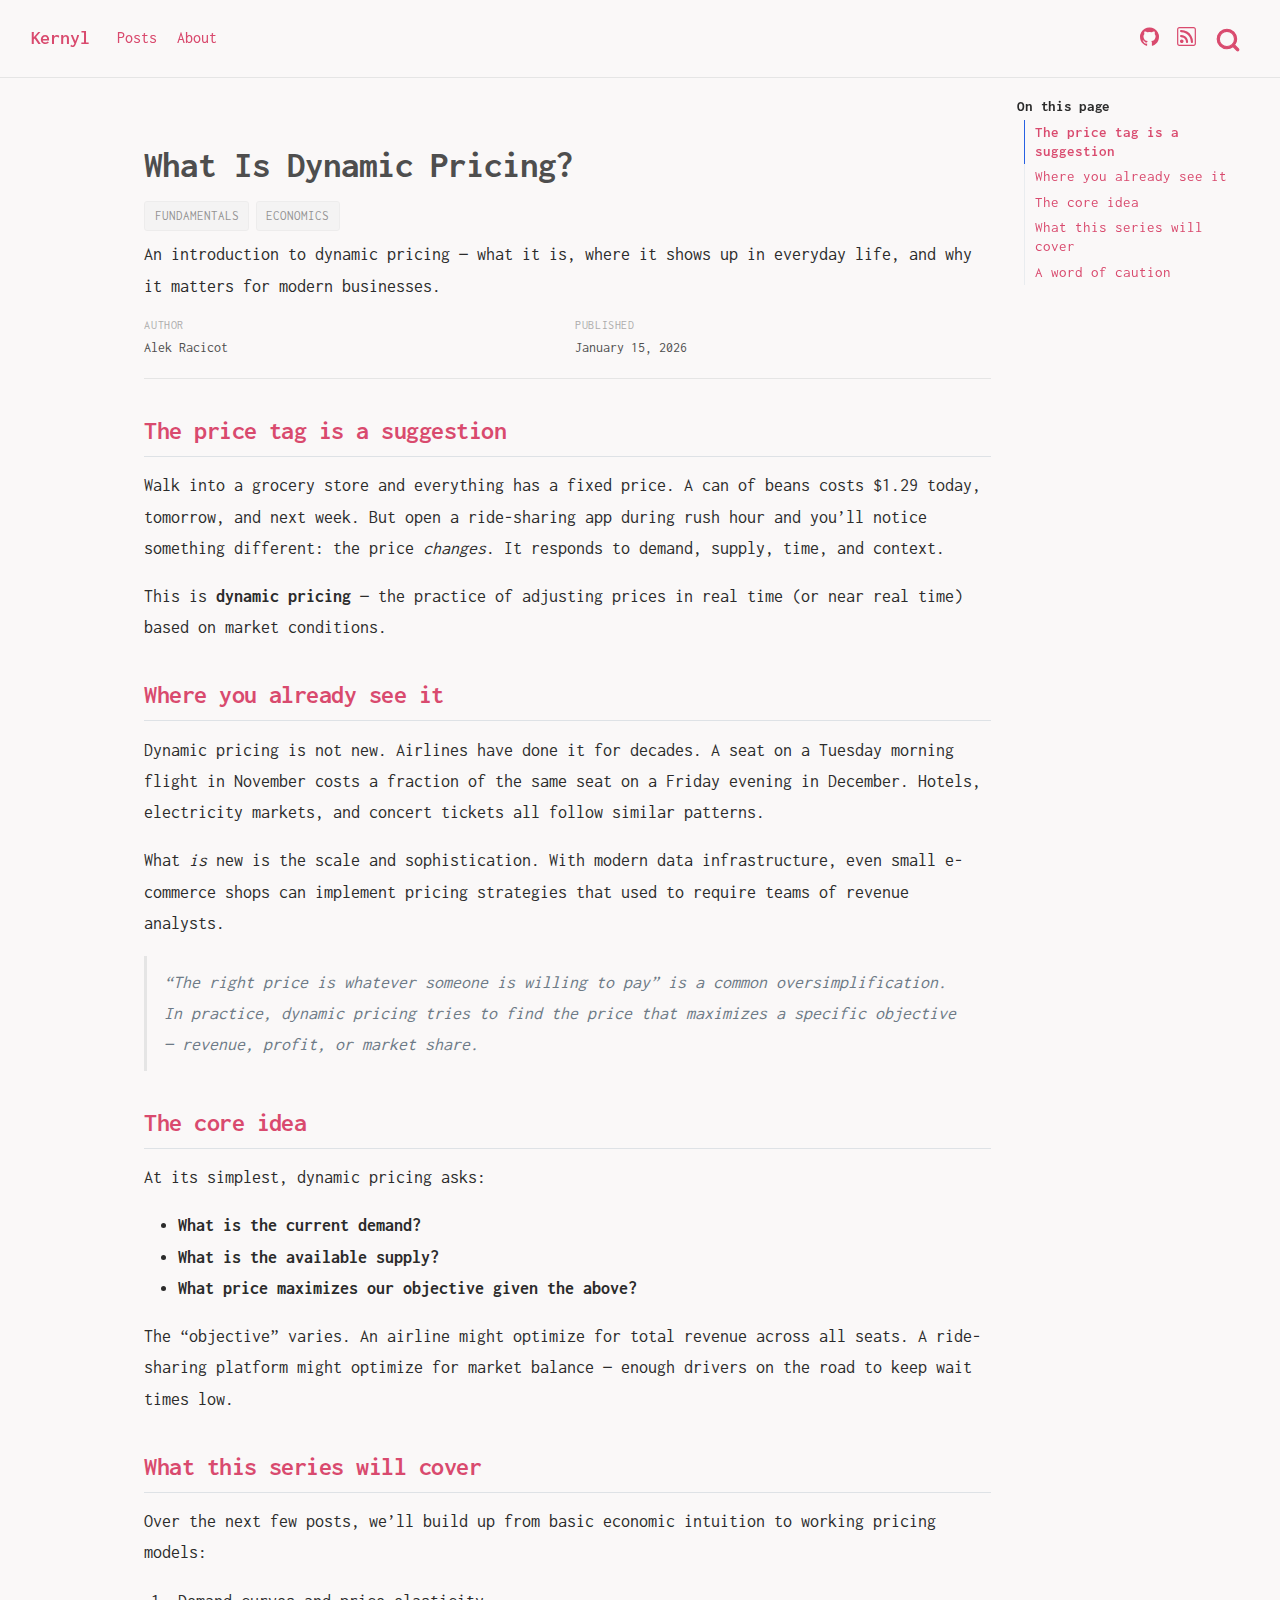
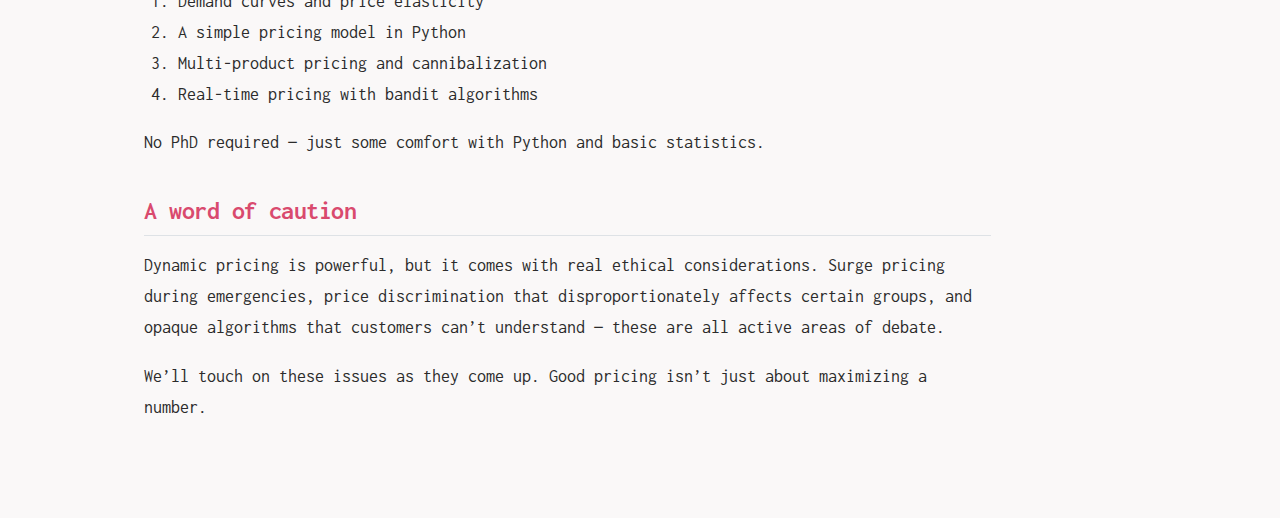
<file: posts/what-is-dynamic-pricing/index.html>
<!DOCTYPE html>
<html xmlns="http://www.w3.org/1999/xhtml" lang="en" xml:lang="en"><head>

<meta charset="utf-8">
<meta name="generator" content="quarto-1.8.27">

<meta name="viewport" content="width=device-width, initial-scale=1.0, user-scalable=yes">

<meta name="author" content="Alek Racicot">
<meta name="dcterms.date" content="2026-01-15">
<meta name="description" content="An introduction to dynamic pricing — what it is, where it shows up in everyday life, and why it matters for modern businesses.">

<title>What Is Dynamic Pricing? – Kernyl</title>
<style>
code{white-space: pre-wrap;}
span.smallcaps{font-variant: small-caps;}
div.columns{display: flex; gap: min(4vw, 1.5em);}
div.column{flex: auto; overflow-x: auto;}
div.hanging-indent{margin-left: 1.5em; text-indent: -1.5em;}
ul.task-list{list-style: none;}
ul.task-list li input[type="checkbox"] {
  width: 0.8em;
  margin: 0 0.8em 0.2em -1em; /* quarto-specific, see https://github.com/quarto-dev/quarto-cli/issues/4556 */ 
  vertical-align: middle;
}
</style>


<script src="../../site_libs/quarto-nav/quarto-nav.js"></script>
<script src="../../site_libs/quarto-nav/headroom.min.js"></script>
<script src="../../site_libs/clipboard/clipboard.min.js"></script>
<script src="../../site_libs/quarto-search/autocomplete.umd.js"></script>
<script src="../../site_libs/quarto-search/fuse.min.js"></script>
<script src="../../site_libs/quarto-search/quarto-search.js"></script>
<meta name="quarto:offset" content="../../">
<link href="../../favicon.svg" rel="icon" type="image/svg+xml">
<script src="../../site_libs/quarto-html/quarto.js" type="module"></script>
<script src="../../site_libs/quarto-html/tabsets/tabsets.js" type="module"></script>
<script src="../../site_libs/quarto-html/axe/axe-check.js" type="module"></script>
<script src="../../site_libs/quarto-html/popper.min.js"></script>
<script src="../../site_libs/quarto-html/tippy.umd.min.js"></script>
<script src="../../site_libs/quarto-html/anchor.min.js"></script>
<link href="../../site_libs/quarto-html/tippy.css" rel="stylesheet">
<link href="../../site_libs/quarto-html/quarto-syntax-highlighting-8b4baf804e461d9b72633f0de59a0cac.css" rel="stylesheet" id="quarto-text-highlighting-styles">
<script src="../../site_libs/bootstrap/bootstrap.min.js"></script>
<link href="../../site_libs/bootstrap/bootstrap-icons.css" rel="stylesheet">
<link href="../../site_libs/bootstrap/bootstrap-9ebf109a3be8bdd5f6ff8120de8d6dad.min.css" rel="stylesheet" append-hash="true" id="quarto-bootstrap" data-mode="light">
<script id="quarto-search-options" type="application/json">{
  "location": "navbar",
  "copy-button": false,
  "collapse-after": 3,
  "panel-placement": "end",
  "type": "overlay",
  "limit": 50,
  "keyboard-shortcut": [
    "f",
    "/",
    "s"
  ],
  "show-item-context": false,
  "language": {
    "search-no-results-text": "No results",
    "search-matching-documents-text": "matching documents",
    "search-copy-link-title": "Copy link to search",
    "search-hide-matches-text": "Hide additional matches",
    "search-more-match-text": "more match in this document",
    "search-more-matches-text": "more matches in this document",
    "search-clear-button-title": "Clear",
    "search-text-placeholder": "",
    "search-detached-cancel-button-title": "Cancel",
    "search-submit-button-title": "Submit",
    "search-label": "Search"
  }
}</script>


<link rel="stylesheet" href="../../styles.css">
</head>

<body class="nav-fixed quarto-light">

<div id="quarto-search-results"></div>
  <header id="quarto-header" class="headroom fixed-top">
    <nav class="navbar navbar-expand-lg " data-bs-theme="dark">
      <div class="navbar-container container-fluid">
      <div class="navbar-brand-container mx-auto">
    <a class="navbar-brand" href="../../index.html">
    <span class="navbar-title">Kernyl</span>
    </a>
  </div>
            <div id="quarto-search" class="" title="Search"></div>
          <button class="navbar-toggler" type="button" data-bs-toggle="collapse" data-bs-target="#navbarCollapse" aria-controls="navbarCollapse" role="menu" aria-expanded="false" aria-label="Toggle navigation" onclick="if (window.quartoToggleHeadroom) { window.quartoToggleHeadroom(); }">
  <span class="navbar-toggler-icon"></span>
</button>
          <div class="collapse navbar-collapse" id="navbarCollapse">
            <ul class="navbar-nav navbar-nav-scroll me-auto">
  <li class="nav-item">
    <a class="nav-link" href="../../index.html"> 
<span class="menu-text">Posts</span></a>
  </li>  
  <li class="nav-item">
    <a class="nav-link" href="../../about.html"> 
<span class="menu-text">About</span></a>
  </li>  
</ul>
            <ul class="navbar-nav navbar-nav-scroll ms-auto">
  <li class="nav-item compact">
    <a class="nav-link" href="https://github.com/"> <i class="bi bi-github" role="img">
</i> 
<span class="menu-text"></span></a>
  </li>  
  <li class="nav-item compact">
    <a class="nav-link" href="../../index.xml"> <i class="bi bi-rss" role="img">
</i> 
<span class="menu-text"></span></a>
  </li>  
</ul>
          </div> <!-- /navcollapse -->
            <div class="quarto-navbar-tools">
</div>
      </div> <!-- /container-fluid -->
    </nav>
</header>
<!-- content -->
<div id="quarto-content" class="quarto-container page-columns page-rows-contents page-layout-article page-navbar">
<!-- sidebar -->
<!-- margin-sidebar -->
    <div id="quarto-margin-sidebar" class="sidebar margin-sidebar">
        <nav id="TOC" role="doc-toc" class="toc-active">
    <h2 id="toc-title">On this page</h2>
   
  <ul>
  <li><a href="#the-price-tag-is-a-suggestion" id="toc-the-price-tag-is-a-suggestion" class="nav-link active" data-scroll-target="#the-price-tag-is-a-suggestion">The price tag is a suggestion</a></li>
  <li><a href="#where-you-already-see-it" id="toc-where-you-already-see-it" class="nav-link" data-scroll-target="#where-you-already-see-it">Where you already see it</a></li>
  <li><a href="#the-core-idea" id="toc-the-core-idea" class="nav-link" data-scroll-target="#the-core-idea">The core idea</a></li>
  <li><a href="#what-this-series-will-cover" id="toc-what-this-series-will-cover" class="nav-link" data-scroll-target="#what-this-series-will-cover">What this series will cover</a></li>
  <li><a href="#a-word-of-caution" id="toc-a-word-of-caution" class="nav-link" data-scroll-target="#a-word-of-caution">A word of caution</a></li>
  </ul>
</nav>
    </div>
<!-- main -->
<main class="content" id="quarto-document-content">

<header id="title-block-header" class="quarto-title-block default">
<div class="quarto-title">
<h1 class="title">What Is Dynamic Pricing?</h1>
  <div class="quarto-categories">
    <div class="quarto-category">fundamentals</div>
    <div class="quarto-category">economics</div>
  </div>
  </div>

<div>
  <div class="description">
    An introduction to dynamic pricing — what it is, where it shows up in everyday life, and why it matters for modern businesses.
  </div>
</div>


<div class="quarto-title-meta">

    <div>
    <div class="quarto-title-meta-heading">Author</div>
    <div class="quarto-title-meta-contents">
             <p>Alek Racicot </p>
          </div>
  </div>
    
    <div>
    <div class="quarto-title-meta-heading">Published</div>
    <div class="quarto-title-meta-contents">
      <p class="date">January 15, 2026</p>
    </div>
  </div>
  
    
  </div>
  


</header>


<section id="the-price-tag-is-a-suggestion" class="level2">
<h2 class="anchored" data-anchor-id="the-price-tag-is-a-suggestion">The price tag is a suggestion</h2>
<p>Walk into a grocery store and everything has a fixed price. A can of beans costs $1.29 today, tomorrow, and next week. But open a ride-sharing app during rush hour and you’ll notice something different: the price <em>changes</em>. It responds to demand, supply, time, and context.</p>
<p>This is <strong>dynamic pricing</strong> — the practice of adjusting prices in real time (or near real time) based on market conditions.</p>
</section>
<section id="where-you-already-see-it" class="level2">
<h2 class="anchored" data-anchor-id="where-you-already-see-it">Where you already see it</h2>
<p>Dynamic pricing is not new. Airlines have done it for decades. A seat on a Tuesday morning flight in November costs a fraction of the same seat on a Friday evening in December. Hotels, electricity markets, and concert tickets all follow similar patterns.</p>
<p>What <em>is</em> new is the scale and sophistication. With modern data infrastructure, even small e-commerce shops can implement pricing strategies that used to require teams of revenue analysts.</p>
<blockquote class="blockquote">
<p>“The right price is whatever someone is willing to pay” is a common oversimplification. In practice, dynamic pricing tries to find the price that maximizes a specific objective — revenue, profit, or market share.</p>
</blockquote>
</section>
<section id="the-core-idea" class="level2">
<h2 class="anchored" data-anchor-id="the-core-idea">The core idea</h2>
<p>At its simplest, dynamic pricing asks:</p>
<ul>
<li><strong>What is the current demand?</strong></li>
<li><strong>What is the available supply?</strong></li>
<li><strong>What price maximizes our objective given the above?</strong></li>
</ul>
<p>The “objective” varies. An airline might optimize for total revenue across all seats. A ride-sharing platform might optimize for market balance — enough drivers on the road to keep wait times low.</p>
</section>
<section id="what-this-series-will-cover" class="level2">
<h2 class="anchored" data-anchor-id="what-this-series-will-cover">What this series will cover</h2>
<p>Over the next few posts, we’ll build up from basic economic intuition to working pricing models:</p>
<ol type="1">
<li>Demand curves and price elasticity</li>
<li>A simple pricing model in Python</li>
<li>Multi-product pricing and cannibalization</li>
<li>Real-time pricing with bandit algorithms</li>
</ol>
<p>No PhD required — just some comfort with Python and basic statistics.</p>
</section>
<section id="a-word-of-caution" class="level2">
<h2 class="anchored" data-anchor-id="a-word-of-caution">A word of caution</h2>
<p>Dynamic pricing is powerful, but it comes with real ethical considerations. Surge pricing during emergencies, price discrimination that disproportionately affects certain groups, and opaque algorithms that customers can’t understand — these are all active areas of debate.</p>
<p>We’ll touch on these issues as they come up. Good pricing isn’t just about maximizing a number.</p>


</section>

</main> <!-- /main -->
<script id="quarto-html-after-body" type="application/javascript">
  window.document.addEventListener("DOMContentLoaded", function (event) {
    const icon = "";
    const anchorJS = new window.AnchorJS();
    anchorJS.options = {
      placement: 'right',
      icon: icon
    };
    anchorJS.add('.anchored');
    const isCodeAnnotation = (el) => {
      for (const clz of el.classList) {
        if (clz.startsWith('code-annotation-')) {                     
          return true;
        }
      }
      return false;
    }
    const onCopySuccess = function(e) {
      // button target
      const button = e.trigger;
      // don't keep focus
      button.blur();
      // flash "checked"
      button.classList.add('code-copy-button-checked');
      var currentTitle = button.getAttribute("title");
      button.setAttribute("title", "Copied!");
      let tooltip;
      if (window.bootstrap) {
        button.setAttribute("data-bs-toggle", "tooltip");
        button.setAttribute("data-bs-placement", "left");
        button.setAttribute("data-bs-title", "Copied!");
        tooltip = new bootstrap.Tooltip(button, 
          { trigger: "manual", 
            customClass: "code-copy-button-tooltip",
            offset: [0, -8]});
        tooltip.show();    
      }
      setTimeout(function() {
        if (tooltip) {
          tooltip.hide();
          button.removeAttribute("data-bs-title");
          button.removeAttribute("data-bs-toggle");
          button.removeAttribute("data-bs-placement");
        }
        button.setAttribute("title", currentTitle);
        button.classList.remove('code-copy-button-checked');
      }, 1000);
      // clear code selection
      e.clearSelection();
    }
    const getTextToCopy = function(trigger) {
      const outerScaffold = trigger.parentElement.cloneNode(true);
      const codeEl = outerScaffold.querySelector('code');
      for (const childEl of codeEl.children) {
        if (isCodeAnnotation(childEl)) {
          childEl.remove();
        }
      }
      return codeEl.innerText;
    }
    const clipboard = new window.ClipboardJS('.code-copy-button:not([data-in-quarto-modal])', {
      text: getTextToCopy
    });
    clipboard.on('success', onCopySuccess);
    if (window.document.getElementById('quarto-embedded-source-code-modal')) {
      const clipboardModal = new window.ClipboardJS('.code-copy-button[data-in-quarto-modal]', {
        text: getTextToCopy,
        container: window.document.getElementById('quarto-embedded-source-code-modal')
      });
      clipboardModal.on('success', onCopySuccess);
    }
      var localhostRegex = new RegExp(/^(?:http|https):\/\/localhost\:?[0-9]*\//);
      var mailtoRegex = new RegExp(/^mailto:/);
        var filterRegex = new RegExp("https:\/\/www\.kernyl\.io");
      var isInternal = (href) => {
          return filterRegex.test(href) || localhostRegex.test(href) || mailtoRegex.test(href);
      }
      // Inspect non-navigation links and adorn them if external
     var links = window.document.querySelectorAll('a[href]:not(.nav-link):not(.navbar-brand):not(.toc-action):not(.sidebar-link):not(.sidebar-item-toggle):not(.pagination-link):not(.no-external):not([aria-hidden]):not(.dropdown-item):not(.quarto-navigation-tool):not(.about-link)');
      for (var i=0; i<links.length; i++) {
        const link = links[i];
        if (!isInternal(link.href)) {
          // undo the damage that might have been done by quarto-nav.js in the case of
          // links that we want to consider external
          if (link.dataset.originalHref !== undefined) {
            link.href = link.dataset.originalHref;
          }
        }
      }
    function tippyHover(el, contentFn, onTriggerFn, onUntriggerFn) {
      const config = {
        allowHTML: true,
        maxWidth: 500,
        delay: 100,
        arrow: false,
        appendTo: function(el) {
            return el.parentElement;
        },
        interactive: true,
        interactiveBorder: 10,
        theme: 'quarto',
        placement: 'bottom-start',
      };
      if (contentFn) {
        config.content = contentFn;
      }
      if (onTriggerFn) {
        config.onTrigger = onTriggerFn;
      }
      if (onUntriggerFn) {
        config.onUntrigger = onUntriggerFn;
      }
      window.tippy(el, config); 
    }
    const noterefs = window.document.querySelectorAll('a[role="doc-noteref"]');
    for (var i=0; i<noterefs.length; i++) {
      const ref = noterefs[i];
      tippyHover(ref, function() {
        // use id or data attribute instead here
        let href = ref.getAttribute('data-footnote-href') || ref.getAttribute('href');
        try { href = new URL(href).hash; } catch {}
        const id = href.replace(/^#\/?/, "");
        const note = window.document.getElementById(id);
        if (note) {
          return note.innerHTML;
        } else {
          return "";
        }
      });
    }
    const xrefs = window.document.querySelectorAll('a.quarto-xref');
    const processXRef = (id, note) => {
      // Strip column container classes
      const stripColumnClz = (el) => {
        el.classList.remove("page-full", "page-columns");
        if (el.children) {
          for (const child of el.children) {
            stripColumnClz(child);
          }
        }
      }
      stripColumnClz(note)
      if (id === null || id.startsWith('sec-')) {
        // Special case sections, only their first couple elements
        const container = document.createElement("div");
        if (note.children && note.children.length > 2) {
          container.appendChild(note.children[0].cloneNode(true));
          for (let i = 1; i < note.children.length; i++) {
            const child = note.children[i];
            if (child.tagName === "P" && child.innerText === "") {
              continue;
            } else {
              container.appendChild(child.cloneNode(true));
              break;
            }
          }
          if (window.Quarto?.typesetMath) {
            window.Quarto.typesetMath(container);
          }
          return container.innerHTML
        } else {
          if (window.Quarto?.typesetMath) {
            window.Quarto.typesetMath(note);
          }
          return note.innerHTML;
        }
      } else {
        // Remove any anchor links if they are present
        const anchorLink = note.querySelector('a.anchorjs-link');
        if (anchorLink) {
          anchorLink.remove();
        }
        if (window.Quarto?.typesetMath) {
          window.Quarto.typesetMath(note);
        }
        if (note.classList.contains("callout")) {
          return note.outerHTML;
        } else {
          return note.innerHTML;
        }
      }
    }
    for (var i=0; i<xrefs.length; i++) {
      const xref = xrefs[i];
      tippyHover(xref, undefined, function(instance) {
        instance.disable();
        let url = xref.getAttribute('href');
        let hash = undefined; 
        if (url.startsWith('#')) {
          hash = url;
        } else {
          try { hash = new URL(url).hash; } catch {}
        }
        if (hash) {
          const id = hash.replace(/^#\/?/, "");
          const note = window.document.getElementById(id);
          if (note !== null) {
            try {
              const html = processXRef(id, note.cloneNode(true));
              instance.setContent(html);
            } finally {
              instance.enable();
              instance.show();
            }
          } else {
            // See if we can fetch this
            fetch(url.split('#')[0])
            .then(res => res.text())
            .then(html => {
              const parser = new DOMParser();
              const htmlDoc = parser.parseFromString(html, "text/html");
              const note = htmlDoc.getElementById(id);
              if (note !== null) {
                const html = processXRef(id, note);
                instance.setContent(html);
              } 
            }).finally(() => {
              instance.enable();
              instance.show();
            });
          }
        } else {
          // See if we can fetch a full url (with no hash to target)
          // This is a special case and we should probably do some content thinning / targeting
          fetch(url)
          .then(res => res.text())
          .then(html => {
            const parser = new DOMParser();
            const htmlDoc = parser.parseFromString(html, "text/html");
            const note = htmlDoc.querySelector('main.content');
            if (note !== null) {
              // This should only happen for chapter cross references
              // (since there is no id in the URL)
              // remove the first header
              if (note.children.length > 0 && note.children[0].tagName === "HEADER") {
                note.children[0].remove();
              }
              const html = processXRef(null, note);
              instance.setContent(html);
            } 
          }).finally(() => {
            instance.enable();
            instance.show();
          });
        }
      }, function(instance) {
      });
    }
        let selectedAnnoteEl;
        const selectorForAnnotation = ( cell, annotation) => {
          let cellAttr = 'data-code-cell="' + cell + '"';
          let lineAttr = 'data-code-annotation="' +  annotation + '"';
          const selector = 'span[' + cellAttr + '][' + lineAttr + ']';
          return selector;
        }
        const selectCodeLines = (annoteEl) => {
          const doc = window.document;
          const targetCell = annoteEl.getAttribute("data-target-cell");
          const targetAnnotation = annoteEl.getAttribute("data-target-annotation");
          const annoteSpan = window.document.querySelector(selectorForAnnotation(targetCell, targetAnnotation));
          const lines = annoteSpan.getAttribute("data-code-lines").split(",");
          const lineIds = lines.map((line) => {
            return targetCell + "-" + line;
          })
          let top = null;
          let height = null;
          let parent = null;
          if (lineIds.length > 0) {
              //compute the position of the single el (top and bottom and make a div)
              const el = window.document.getElementById(lineIds[0]);
              top = el.offsetTop;
              height = el.offsetHeight;
              parent = el.parentElement.parentElement;
            if (lineIds.length > 1) {
              const lastEl = window.document.getElementById(lineIds[lineIds.length - 1]);
              const bottom = lastEl.offsetTop + lastEl.offsetHeight;
              height = bottom - top;
            }
            if (top !== null && height !== null && parent !== null) {
              // cook up a div (if necessary) and position it 
              let div = window.document.getElementById("code-annotation-line-highlight");
              if (div === null) {
                div = window.document.createElement("div");
                div.setAttribute("id", "code-annotation-line-highlight");
                div.style.position = 'absolute';
                parent.appendChild(div);
              }
              div.style.top = top - 2 + "px";
              div.style.height = height + 4 + "px";
              div.style.left = 0;
              let gutterDiv = window.document.getElementById("code-annotation-line-highlight-gutter");
              if (gutterDiv === null) {
                gutterDiv = window.document.createElement("div");
                gutterDiv.setAttribute("id", "code-annotation-line-highlight-gutter");
                gutterDiv.style.position = 'absolute';
                const codeCell = window.document.getElementById(targetCell);
                const gutter = codeCell.querySelector('.code-annotation-gutter');
                gutter.appendChild(gutterDiv);
              }
              gutterDiv.style.top = top - 2 + "px";
              gutterDiv.style.height = height + 4 + "px";
            }
            selectedAnnoteEl = annoteEl;
          }
        };
        const unselectCodeLines = () => {
          const elementsIds = ["code-annotation-line-highlight", "code-annotation-line-highlight-gutter"];
          elementsIds.forEach((elId) => {
            const div = window.document.getElementById(elId);
            if (div) {
              div.remove();
            }
          });
          selectedAnnoteEl = undefined;
        };
          // Handle positioning of the toggle
      window.addEventListener(
        "resize",
        throttle(() => {
          elRect = undefined;
          if (selectedAnnoteEl) {
            selectCodeLines(selectedAnnoteEl);
          }
        }, 10)
      );
      function throttle(fn, ms) {
      let throttle = false;
      let timer;
        return (...args) => {
          if(!throttle) { // first call gets through
              fn.apply(this, args);
              throttle = true;
          } else { // all the others get throttled
              if(timer) clearTimeout(timer); // cancel #2
              timer = setTimeout(() => {
                fn.apply(this, args);
                timer = throttle = false;
              }, ms);
          }
        };
      }
        // Attach click handler to the DT
        const annoteDls = window.document.querySelectorAll('dt[data-target-cell]');
        for (const annoteDlNode of annoteDls) {
          annoteDlNode.addEventListener('click', (event) => {
            const clickedEl = event.target;
            if (clickedEl !== selectedAnnoteEl) {
              unselectCodeLines();
              const activeEl = window.document.querySelector('dt[data-target-cell].code-annotation-active');
              if (activeEl) {
                activeEl.classList.remove('code-annotation-active');
              }
              selectCodeLines(clickedEl);
              clickedEl.classList.add('code-annotation-active');
            } else {
              // Unselect the line
              unselectCodeLines();
              clickedEl.classList.remove('code-annotation-active');
            }
          });
        }
    const findCites = (el) => {
      const parentEl = el.parentElement;
      if (parentEl) {
        const cites = parentEl.dataset.cites;
        if (cites) {
          return {
            el,
            cites: cites.split(' ')
          };
        } else {
          return findCites(el.parentElement)
        }
      } else {
        return undefined;
      }
    };
    var bibliorefs = window.document.querySelectorAll('a[role="doc-biblioref"]');
    for (var i=0; i<bibliorefs.length; i++) {
      const ref = bibliorefs[i];
      const citeInfo = findCites(ref);
      if (citeInfo) {
        tippyHover(citeInfo.el, function() {
          var popup = window.document.createElement('div');
          citeInfo.cites.forEach(function(cite) {
            var citeDiv = window.document.createElement('div');
            citeDiv.classList.add('hanging-indent');
            citeDiv.classList.add('csl-entry');
            var biblioDiv = window.document.getElementById('ref-' + cite);
            if (biblioDiv) {
              citeDiv.innerHTML = biblioDiv.innerHTML;
            }
            popup.appendChild(citeDiv);
          });
          return popup.innerHTML;
        });
      }
    }
  });
  </script>
</div> <!-- /content -->




</body></html>
</file>
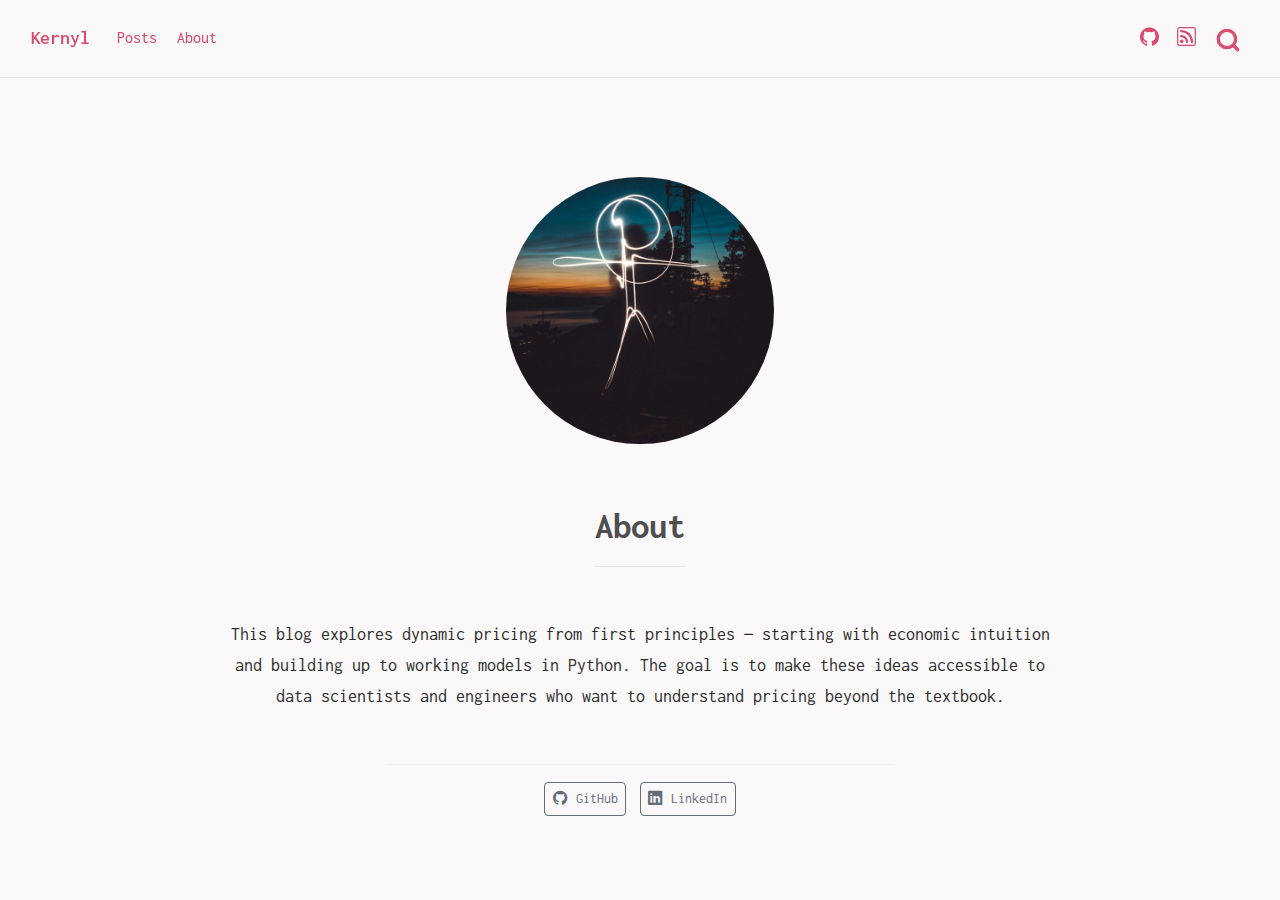
<file: about.html>
<!DOCTYPE html>
<html xmlns="http://www.w3.org/1999/xhtml" lang="en" xml:lang="en"><head>

<meta charset="utf-8">
<meta name="generator" content="quarto-1.8.27">

<meta name="viewport" content="width=device-width, initial-scale=1.0, user-scalable=yes">


<title>About – Kernyl</title>
<style>
code{white-space: pre-wrap;}
span.smallcaps{font-variant: small-caps;}
div.columns{display: flex; gap: min(4vw, 1.5em);}
div.column{flex: auto; overflow-x: auto;}
div.hanging-indent{margin-left: 1.5em; text-indent: -1.5em;}
ul.task-list{list-style: none;}
ul.task-list li input[type="checkbox"] {
  width: 0.8em;
  margin: 0 0.8em 0.2em -1em; /* quarto-specific, see https://github.com/quarto-dev/quarto-cli/issues/4556 */ 
  vertical-align: middle;
}
</style>


<script src="site_libs/quarto-nav/quarto-nav.js"></script>
<script src="site_libs/quarto-nav/headroom.min.js"></script>
<script src="site_libs/clipboard/clipboard.min.js"></script>
<script src="site_libs/quarto-search/autocomplete.umd.js"></script>
<script src="site_libs/quarto-search/fuse.min.js"></script>
<script src="site_libs/quarto-search/quarto-search.js"></script>
<meta name="quarto:offset" content="./">
<link href="./favicon.svg" rel="icon" type="image/svg+xml">
<script src="site_libs/quarto-html/quarto.js" type="module"></script>
<script src="site_libs/quarto-html/tabsets/tabsets.js" type="module"></script>
<script src="site_libs/quarto-html/axe/axe-check.js" type="module"></script>
<script src="site_libs/quarto-html/popper.min.js"></script>
<script src="site_libs/quarto-html/tippy.umd.min.js"></script>
<link href="site_libs/quarto-html/tippy.css" rel="stylesheet">
<link href="site_libs/quarto-html/quarto-syntax-highlighting-8b4baf804e461d9b72633f0de59a0cac.css" rel="stylesheet" id="quarto-text-highlighting-styles">
<script src="site_libs/bootstrap/bootstrap.min.js"></script>
<link href="site_libs/bootstrap/bootstrap-icons.css" rel="stylesheet">
<link href="site_libs/bootstrap/bootstrap-9ebf109a3be8bdd5f6ff8120de8d6dad.min.css" rel="stylesheet" append-hash="true" id="quarto-bootstrap" data-mode="light">
<script id="quarto-search-options" type="application/json">{
  "location": "navbar",
  "copy-button": false,
  "collapse-after": 3,
  "panel-placement": "end",
  "type": "overlay",
  "limit": 50,
  "keyboard-shortcut": [
    "f",
    "/",
    "s"
  ],
  "show-item-context": false,
  "language": {
    "search-no-results-text": "No results",
    "search-matching-documents-text": "matching documents",
    "search-copy-link-title": "Copy link to search",
    "search-hide-matches-text": "Hide additional matches",
    "search-more-match-text": "more match in this document",
    "search-more-matches-text": "more matches in this document",
    "search-clear-button-title": "Clear",
    "search-text-placeholder": "",
    "search-detached-cancel-button-title": "Cancel",
    "search-submit-button-title": "Submit",
    "search-label": "Search"
  }
}</script>


<link rel="stylesheet" href="styles.css">
</head>

<body class="nav-fixed fullcontent quarto-light">

<div id="quarto-search-results"></div>
  <header id="quarto-header" class="headroom fixed-top">
    <nav class="navbar navbar-expand-lg " data-bs-theme="dark">
      <div class="navbar-container container-fluid">
      <div class="navbar-brand-container mx-auto">
    <a class="navbar-brand" href="./index.html">
    <span class="navbar-title">Kernyl</span>
    </a>
  </div>
            <div id="quarto-search" class="" title="Search"></div>
          <button class="navbar-toggler" type="button" data-bs-toggle="collapse" data-bs-target="#navbarCollapse" aria-controls="navbarCollapse" role="menu" aria-expanded="false" aria-label="Toggle navigation" onclick="if (window.quartoToggleHeadroom) { window.quartoToggleHeadroom(); }">
  <span class="navbar-toggler-icon"></span>
</button>
          <div class="collapse navbar-collapse" id="navbarCollapse">
            <ul class="navbar-nav navbar-nav-scroll me-auto">
  <li class="nav-item">
    <a class="nav-link" href="./index.html"> 
<span class="menu-text">Posts</span></a>
  </li>  
  <li class="nav-item">
    <a class="nav-link active" href="./about.html" aria-current="page"> 
<span class="menu-text">About</span></a>
  </li>  
</ul>
            <ul class="navbar-nav navbar-nav-scroll ms-auto">
  <li class="nav-item compact">
    <a class="nav-link" href="https://github.com/"> <i class="bi bi-github" role="img">
</i> 
<span class="menu-text"></span></a>
  </li>  
  <li class="nav-item compact">
    <a class="nav-link" href="./index.xml"> <i class="bi bi-rss" role="img">
</i> 
<span class="menu-text"></span></a>
  </li>  
</ul>
          </div> <!-- /navcollapse -->
            <div class="quarto-navbar-tools">
</div>
      </div> <!-- /container-fluid -->
    </nav>
</header>
<!-- content -->
<div id="quarto-content" class="quarto-container page-columns page-rows-contents page-layout-article page-navbar">
<!-- sidebar -->
<!-- margin-sidebar -->
    
<!-- main -->
<div class="quarto-about-jolla">
  <img src="profile.jpg" class="about-image
  round " style="height: 15em; width: 15em;">
 <header id="title-block-header" class="quarto-title-block default">
<div class="quarto-title">
<h1 class="title">About</h1>
</div>
<div class="quarto-title-meta">
  </div>
</header><main class="content" id="quarto-document-content">
<p>This blog explores dynamic pricing from first principles — starting with economic intuition and building up to working models in Python. The goal is to make these ideas accessible to data scientists and engineers who want to understand pricing beyond the textbook.</p>


</main> 
  <hr class="about-sep">
   <div class="about-links">
  <a href="https://github.com/" class="about-link" rel="" target="">
    <i class="bi bi-github"></i>
     <span class="about-link-text">GitHub</span>
  </a>
  <a href="https://linkedin.com/" class="about-link" rel="" target="">
    <i class="bi bi-linkedin"></i>
     <span class="about-link-text">LinkedIn</span>
  </a>
</div>
</div>
 <!-- /main -->
<script id="quarto-html-after-body" type="application/javascript">
  window.document.addEventListener("DOMContentLoaded", function (event) {
    const isCodeAnnotation = (el) => {
      for (const clz of el.classList) {
        if (clz.startsWith('code-annotation-')) {                     
          return true;
        }
      }
      return false;
    }
    const onCopySuccess = function(e) {
      // button target
      const button = e.trigger;
      // don't keep focus
      button.blur();
      // flash "checked"
      button.classList.add('code-copy-button-checked');
      var currentTitle = button.getAttribute("title");
      button.setAttribute("title", "Copied!");
      let tooltip;
      if (window.bootstrap) {
        button.setAttribute("data-bs-toggle", "tooltip");
        button.setAttribute("data-bs-placement", "left");
        button.setAttribute("data-bs-title", "Copied!");
        tooltip = new bootstrap.Tooltip(button, 
          { trigger: "manual", 
            customClass: "code-copy-button-tooltip",
            offset: [0, -8]});
        tooltip.show();    
      }
      setTimeout(function() {
        if (tooltip) {
          tooltip.hide();
          button.removeAttribute("data-bs-title");
          button.removeAttribute("data-bs-toggle");
          button.removeAttribute("data-bs-placement");
        }
        button.setAttribute("title", currentTitle);
        button.classList.remove('code-copy-button-checked');
      }, 1000);
      // clear code selection
      e.clearSelection();
    }
    const getTextToCopy = function(trigger) {
      const outerScaffold = trigger.parentElement.cloneNode(true);
      const codeEl = outerScaffold.querySelector('code');
      for (const childEl of codeEl.children) {
        if (isCodeAnnotation(childEl)) {
          childEl.remove();
        }
      }
      return codeEl.innerText;
    }
    const clipboard = new window.ClipboardJS('.code-copy-button:not([data-in-quarto-modal])', {
      text: getTextToCopy
    });
    clipboard.on('success', onCopySuccess);
    if (window.document.getElementById('quarto-embedded-source-code-modal')) {
      const clipboardModal = new window.ClipboardJS('.code-copy-button[data-in-quarto-modal]', {
        text: getTextToCopy,
        container: window.document.getElementById('quarto-embedded-source-code-modal')
      });
      clipboardModal.on('success', onCopySuccess);
    }
      var localhostRegex = new RegExp(/^(?:http|https):\/\/localhost\:?[0-9]*\//);
      var mailtoRegex = new RegExp(/^mailto:/);
        var filterRegex = new RegExp("https:\/\/www\.kernyl\.io");
      var isInternal = (href) => {
          return filterRegex.test(href) || localhostRegex.test(href) || mailtoRegex.test(href);
      }
      // Inspect non-navigation links and adorn them if external
     var links = window.document.querySelectorAll('a[href]:not(.nav-link):not(.navbar-brand):not(.toc-action):not(.sidebar-link):not(.sidebar-item-toggle):not(.pagination-link):not(.no-external):not([aria-hidden]):not(.dropdown-item):not(.quarto-navigation-tool):not(.about-link)');
      for (var i=0; i<links.length; i++) {
        const link = links[i];
        if (!isInternal(link.href)) {
          // undo the damage that might have been done by quarto-nav.js in the case of
          // links that we want to consider external
          if (link.dataset.originalHref !== undefined) {
            link.href = link.dataset.originalHref;
          }
        }
      }
    function tippyHover(el, contentFn, onTriggerFn, onUntriggerFn) {
      const config = {
        allowHTML: true,
        maxWidth: 500,
        delay: 100,
        arrow: false,
        appendTo: function(el) {
            return el.parentElement;
        },
        interactive: true,
        interactiveBorder: 10,
        theme: 'quarto',
        placement: 'bottom-start',
      };
      if (contentFn) {
        config.content = contentFn;
      }
      if (onTriggerFn) {
        config.onTrigger = onTriggerFn;
      }
      if (onUntriggerFn) {
        config.onUntrigger = onUntriggerFn;
      }
      window.tippy(el, config); 
    }
    const noterefs = window.document.querySelectorAll('a[role="doc-noteref"]');
    for (var i=0; i<noterefs.length; i++) {
      const ref = noterefs[i];
      tippyHover(ref, function() {
        // use id or data attribute instead here
        let href = ref.getAttribute('data-footnote-href') || ref.getAttribute('href');
        try { href = new URL(href).hash; } catch {}
        const id = href.replace(/^#\/?/, "");
        const note = window.document.getElementById(id);
        if (note) {
          return note.innerHTML;
        } else {
          return "";
        }
      });
    }
    const xrefs = window.document.querySelectorAll('a.quarto-xref');
    const processXRef = (id, note) => {
      // Strip column container classes
      const stripColumnClz = (el) => {
        el.classList.remove("page-full", "page-columns");
        if (el.children) {
          for (const child of el.children) {
            stripColumnClz(child);
          }
        }
      }
      stripColumnClz(note)
      if (id === null || id.startsWith('sec-')) {
        // Special case sections, only their first couple elements
        const container = document.createElement("div");
        if (note.children && note.children.length > 2) {
          container.appendChild(note.children[0].cloneNode(true));
          for (let i = 1; i < note.children.length; i++) {
            const child = note.children[i];
            if (child.tagName === "P" && child.innerText === "") {
              continue;
            } else {
              container.appendChild(child.cloneNode(true));
              break;
            }
          }
          if (window.Quarto?.typesetMath) {
            window.Quarto.typesetMath(container);
          }
          return container.innerHTML
        } else {
          if (window.Quarto?.typesetMath) {
            window.Quarto.typesetMath(note);
          }
          return note.innerHTML;
        }
      } else {
        // Remove any anchor links if they are present
        const anchorLink = note.querySelector('a.anchorjs-link');
        if (anchorLink) {
          anchorLink.remove();
        }
        if (window.Quarto?.typesetMath) {
          window.Quarto.typesetMath(note);
        }
        if (note.classList.contains("callout")) {
          return note.outerHTML;
        } else {
          return note.innerHTML;
        }
      }
    }
    for (var i=0; i<xrefs.length; i++) {
      const xref = xrefs[i];
      tippyHover(xref, undefined, function(instance) {
        instance.disable();
        let url = xref.getAttribute('href');
        let hash = undefined; 
        if (url.startsWith('#')) {
          hash = url;
        } else {
          try { hash = new URL(url).hash; } catch {}
        }
        if (hash) {
          const id = hash.replace(/^#\/?/, "");
          const note = window.document.getElementById(id);
          if (note !== null) {
            try {
              const html = processXRef(id, note.cloneNode(true));
              instance.setContent(html);
            } finally {
              instance.enable();
              instance.show();
            }
          } else {
            // See if we can fetch this
            fetch(url.split('#')[0])
            .then(res => res.text())
            .then(html => {
              const parser = new DOMParser();
              const htmlDoc = parser.parseFromString(html, "text/html");
              const note = htmlDoc.getElementById(id);
              if (note !== null) {
                const html = processXRef(id, note);
                instance.setContent(html);
              } 
            }).finally(() => {
              instance.enable();
              instance.show();
            });
          }
        } else {
          // See if we can fetch a full url (with no hash to target)
          // This is a special case and we should probably do some content thinning / targeting
          fetch(url)
          .then(res => res.text())
          .then(html => {
            const parser = new DOMParser();
            const htmlDoc = parser.parseFromString(html, "text/html");
            const note = htmlDoc.querySelector('main.content');
            if (note !== null) {
              // This should only happen for chapter cross references
              // (since there is no id in the URL)
              // remove the first header
              if (note.children.length > 0 && note.children[0].tagName === "HEADER") {
                note.children[0].remove();
              }
              const html = processXRef(null, note);
              instance.setContent(html);
            } 
          }).finally(() => {
            instance.enable();
            instance.show();
          });
        }
      }, function(instance) {
      });
    }
        let selectedAnnoteEl;
        const selectorForAnnotation = ( cell, annotation) => {
          let cellAttr = 'data-code-cell="' + cell + '"';
          let lineAttr = 'data-code-annotation="' +  annotation + '"';
          const selector = 'span[' + cellAttr + '][' + lineAttr + ']';
          return selector;
        }
        const selectCodeLines = (annoteEl) => {
          const doc = window.document;
          const targetCell = annoteEl.getAttribute("data-target-cell");
          const targetAnnotation = annoteEl.getAttribute("data-target-annotation");
          const annoteSpan = window.document.querySelector(selectorForAnnotation(targetCell, targetAnnotation));
          const lines = annoteSpan.getAttribute("data-code-lines").split(",");
          const lineIds = lines.map((line) => {
            return targetCell + "-" + line;
          })
          let top = null;
          let height = null;
          let parent = null;
          if (lineIds.length > 0) {
              //compute the position of the single el (top and bottom and make a div)
              const el = window.document.getElementById(lineIds[0]);
              top = el.offsetTop;
              height = el.offsetHeight;
              parent = el.parentElement.parentElement;
            if (lineIds.length > 1) {
              const lastEl = window.document.getElementById(lineIds[lineIds.length - 1]);
              const bottom = lastEl.offsetTop + lastEl.offsetHeight;
              height = bottom - top;
            }
            if (top !== null && height !== null && parent !== null) {
              // cook up a div (if necessary) and position it 
              let div = window.document.getElementById("code-annotation-line-highlight");
              if (div === null) {
                div = window.document.createElement("div");
                div.setAttribute("id", "code-annotation-line-highlight");
                div.style.position = 'absolute';
                parent.appendChild(div);
              }
              div.style.top = top - 2 + "px";
              div.style.height = height + 4 + "px";
              div.style.left = 0;
              let gutterDiv = window.document.getElementById("code-annotation-line-highlight-gutter");
              if (gutterDiv === null) {
                gutterDiv = window.document.createElement("div");
                gutterDiv.setAttribute("id", "code-annotation-line-highlight-gutter");
                gutterDiv.style.position = 'absolute';
                const codeCell = window.document.getElementById(targetCell);
                const gutter = codeCell.querySelector('.code-annotation-gutter');
                gutter.appendChild(gutterDiv);
              }
              gutterDiv.style.top = top - 2 + "px";
              gutterDiv.style.height = height + 4 + "px";
            }
            selectedAnnoteEl = annoteEl;
          }
        };
        const unselectCodeLines = () => {
          const elementsIds = ["code-annotation-line-highlight", "code-annotation-line-highlight-gutter"];
          elementsIds.forEach((elId) => {
            const div = window.document.getElementById(elId);
            if (div) {
              div.remove();
            }
          });
          selectedAnnoteEl = undefined;
        };
          // Handle positioning of the toggle
      window.addEventListener(
        "resize",
        throttle(() => {
          elRect = undefined;
          if (selectedAnnoteEl) {
            selectCodeLines(selectedAnnoteEl);
          }
        }, 10)
      );
      function throttle(fn, ms) {
      let throttle = false;
      let timer;
        return (...args) => {
          if(!throttle) { // first call gets through
              fn.apply(this, args);
              throttle = true;
          } else { // all the others get throttled
              if(timer) clearTimeout(timer); // cancel #2
              timer = setTimeout(() => {
                fn.apply(this, args);
                timer = throttle = false;
              }, ms);
          }
        };
      }
        // Attach click handler to the DT
        const annoteDls = window.document.querySelectorAll('dt[data-target-cell]');
        for (const annoteDlNode of annoteDls) {
          annoteDlNode.addEventListener('click', (event) => {
            const clickedEl = event.target;
            if (clickedEl !== selectedAnnoteEl) {
              unselectCodeLines();
              const activeEl = window.document.querySelector('dt[data-target-cell].code-annotation-active');
              if (activeEl) {
                activeEl.classList.remove('code-annotation-active');
              }
              selectCodeLines(clickedEl);
              clickedEl.classList.add('code-annotation-active');
            } else {
              // Unselect the line
              unselectCodeLines();
              clickedEl.classList.remove('code-annotation-active');
            }
          });
        }
    const findCites = (el) => {
      const parentEl = el.parentElement;
      if (parentEl) {
        const cites = parentEl.dataset.cites;
        if (cites) {
          return {
            el,
            cites: cites.split(' ')
          };
        } else {
          return findCites(el.parentElement)
        }
      } else {
        return undefined;
      }
    };
    var bibliorefs = window.document.querySelectorAll('a[role="doc-biblioref"]');
    for (var i=0; i<bibliorefs.length; i++) {
      const ref = bibliorefs[i];
      const citeInfo = findCites(ref);
      if (citeInfo) {
        tippyHover(citeInfo.el, function() {
          var popup = window.document.createElement('div');
          citeInfo.cites.forEach(function(cite) {
            var citeDiv = window.document.createElement('div');
            citeDiv.classList.add('hanging-indent');
            citeDiv.classList.add('csl-entry');
            var biblioDiv = window.document.getElementById('ref-' + cite);
            if (biblioDiv) {
              citeDiv.innerHTML = biblioDiv.innerHTML;
            }
            popup.appendChild(citeDiv);
          });
          return popup.innerHTML;
        });
      }
    }
  });
  </script>
</div> <!-- /content -->




</body></html>
</file>
<file: site_libs/quarto-html/tippy.css>
.tippy-box[data-animation=fade][data-state=hidden]{opacity:0}[data-tippy-root]{max-width:calc(100vw - 10px)}.tippy-box{position:relative;background-color:#333;color:#fff;border-radius:4px;font-size:14px;line-height:1.4;white-space:normal;outline:0;transition-property:transform,visibility,opacity}.tippy-box[data-placement^=top]>.tippy-arrow{bottom:0}.tippy-box[data-placement^=top]>.tippy-arrow:before{bottom:-7px;left:0;border-width:8px 8px 0;border-top-color:initial;transform-origin:center top}.tippy-box[data-placement^=bottom]>.tippy-arrow{top:0}.tippy-box[data-placement^=bottom]>.tippy-arrow:before{top:-7px;left:0;border-width:0 8px 8px;border-bottom-color:initial;transform-origin:center bottom}.tippy-box[data-placement^=left]>.tippy-arrow{right:0}.tippy-box[data-placement^=left]>.tippy-arrow:before{border-width:8px 0 8px 8px;border-left-color:initial;right:-7px;transform-origin:center left}.tippy-box[data-placement^=right]>.tippy-arrow{left:0}.tippy-box[data-placement^=right]>.tippy-arrow:before{left:-7px;border-width:8px 8px 8px 0;border-right-color:initial;transform-origin:center right}.tippy-box[data-inertia][data-state=visible]{transition-timing-function:cubic-bezier(.54,1.5,.38,1.11)}.tippy-arrow{width:16px;height:16px;color:#333}.tippy-arrow:before{content:"";position:absolute;border-color:transparent;border-style:solid}.tippy-content{position:relative;padding:5px 9px;z-index:1}
</file>
<file: site_libs/quarto-html/quarto-syntax-highlighting-8b4baf804e461d9b72633f0de59a0cac.css>
/* quarto syntax highlight colors */
:root {
  --quarto-hl-al-color: #ff5555;
  --quarto-hl-an-color: #6a737d;
  --quarto-hl-at-color: #d73a49;
  --quarto-hl-bn-color: #005cc5;
  --quarto-hl-bu-color: #d73a49;
  --quarto-hl-ch-color: #032f62;
  --quarto-hl-co-color: #6a737d;
  --quarto-hl-cv-color: #6a737d;
  --quarto-hl-cn-color: #005cc5;
  --quarto-hl-cf-color: #d73a49;
  --quarto-hl-dt-color: #d73a49;
  --quarto-hl-dv-color: #005cc5;
  --quarto-hl-do-color: #6a737d;
  --quarto-hl-er-color: #ff5555;
  --quarto-hl-ex-color: #d73a49;
  --quarto-hl-fl-color: #005cc5;
  --quarto-hl-fu-color: #6f42c1;
  --quarto-hl-im-color: #032f62;
  --quarto-hl-in-color: #6a737d;
  --quarto-hl-kw-color: #d73a49;
  --quarto-hl-op-color: #24292e;
  --quarto-hl-pp-color: #d73a49;
  --quarto-hl-re-color: #6a737d;
  --quarto-hl-sc-color: #005cc5;
  --quarto-hl-ss-color: #032f62;
  --quarto-hl-st-color: #032f62;
  --quarto-hl-va-color: #e36209;
  --quarto-hl-vs-color: #032f62;
  --quarto-hl-wa-color: #ff5555;
}

/* other quarto variables */
:root {
  --quarto-font-monospace: SFMono-Regular, Menlo, Monaco, Consolas, "Liberation Mono", "Courier New", monospace;
}

/* syntax highlight based on Pandoc's rules */
pre > code.sourceCode > span {
  color: #24292e;
}

code.sourceCode > span {
  color: #24292e;
}

div.sourceCode,
div.sourceCode pre.sourceCode {
  color: #24292e;
}

/* Normal */
code span {
  color: #24292e;
}

/* Alert */
code span.al {
  font-weight: bold;
  color: #ff5555;
}

/* Annotation */
code span.an {
  color: #6a737d;
}

/* Attribute */
code span.at {
  color: #d73a49;
}

/* BaseN */
code span.bn {
  color: #005cc5;
}

/* BuiltIn */
code span.bu {
  color: #d73a49;
}

/* ControlFlow */
code span.cf {
  color: #d73a49;
}

/* Char */
code span.ch {
  color: #032f62;
}

/* Constant */
code span.cn {
  color: #005cc5;
}

/* Comment */
code span.co {
  color: #6a737d;
}

/* CommentVar */
code span.cv {
  color: #6a737d;
}

/* Documentation */
code span.do {
  color: #6a737d;
}

/* DataType */
code span.dt {
  color: #d73a49;
}

/* DecVal */
code span.dv {
  color: #005cc5;
}

/* Error */
code span.er {
  color: #ff5555;
  text-decoration: underline;
}

/* Extension */
code span.ex {
  font-weight: bold;
  color: #d73a49;
}

/* Float */
code span.fl {
  color: #005cc5;
}

/* Function */
code span.fu {
  color: #6f42c1;
}

/* Import */
code span.im {
  color: #032f62;
}

/* Information */
code span.in {
  color: #6a737d;
}

/* Keyword */
code span.kw {
  color: #d73a49;
}

/* Operator */
code span.op {
  color: #24292e;
}

/* Preprocessor */
code span.pp {
  color: #d73a49;
}

/* RegionMarker */
code span.re {
  color: #6a737d;
}

/* SpecialChar */
code span.sc {
  color: #005cc5;
}

/* SpecialString */
code span.ss {
  color: #032f62;
}

/* String */
code span.st {
  color: #032f62;
}

/* Variable */
code span.va {
  color: #e36209;
}

/* VerbatimString */
code span.vs {
  color: #032f62;
}

/* Warning */
code span.wa {
  color: #ff5555;
}

.prevent-inlining {
  content: "</";
}

/*# sourceMappingURL=d5869c7ef605691dccb382f9093b1d67.css.map */
</file>
<file: styles.css>
/* ── Base & Typography ─────────────────────────────────── */

@import url("https://fonts.googleapis.com/css2?family=Inconsolata:wght@300..900&display=swap");

:root {
  --bg: #faf8f8;
  --bg-secondary: #f1f1f1;
  --text-primary: #2b2b2b;
  --text-secondary: #4e4e4e;
  --text-muted: #999;
  --accent: #d94a6e;
  --border: #e5e5e5;
  --code-bg: #f5f5f5;
  --code-border: #eaeaea;
}

body {
  font-family: "Inconsolata", -apple-system, BlinkMacSystemFont, "Segoe UI",
    Helvetica, Arial, sans-serif;
  color: var(--text-primary);
  background-color: var(--bg);
  line-height: 1.75;
  font-size: 1.05rem;
}

/* ── Navbar ───────────────────────────────────────────── */

.navbar {
  background-color: var(--bg) !important;
  border-bottom: 1px solid var(--border);
  box-shadow: none !important;
  padding-top: 0.8rem;
  padding-bottom: 0.8rem;
}

.navbar-brand {
  font-weight: 600;
  font-size: 1.15rem;
  color: var(--accent) !important;
  letter-spacing: -0.01em;
  transition: color 0.15s ease;
}

.navbar-brand:hover {
  color: var(--accent) !important;
  text-decoration: underline;
}

.navbar-nav .nav-link {
  color: var(--accent) !important;
  font-size: 0.92rem;
  font-weight: 450;
  transition: color 0.15s ease;
}

.navbar-nav .nav-link:hover {
  color: var(--accent) !important;
  text-decoration: underline;
}

.navbar .quarto-navigation-tool,
.navbar .quarto-navigation-tool .bi {
  color: var(--accent) !important;
  transition: color 0.15s ease;
}

.navbar .quarto-navigation-tool:hover,
.navbar .quarto-navigation-tool:hover .bi {
  color: var(--accent) !important;
  text-decoration: underline;
}

#quarto-search .aa-SubmitButton,
#quarto-search .aa-DetachedSearchButton {
  color: var(--accent) !important;
}

#quarto-search .aa-SubmitButton svg,
#quarto-search .aa-DetachedSearchButton svg {
  color: var(--accent) !important;
  stroke: var(--accent) !important;
}

/* ── Page Layout ──────────────────────────────────────── */
/* Widths are controlled by grid settings in _quarto.yml:
   sidebar-width, body-width, margin-width, gutter-width */

/* ── Title Block / Banner ─────────────────────────────── */

#title-block-header,
.quarto-title-banner {
  background-color: var(--bg) !important;
  color: var(--text-primary) !important;
  margin-bottom: 2rem;
  padding: 2rem 0 1rem 0 !important;
  border-bottom: 1px solid var(--border);
}

#title-block-header h1.title,
.quarto-title-banner h1.title {
  font-size: 2.2rem;
  font-weight: 700;
  letter-spacing: -0.03em;
  line-height: 1.2;
  color: var(--text-secondary) !important;
  margin-bottom: 0.6rem;
}

.quarto-title-meta {
  color: var(--text-secondary) !important;
  font-size: 0.9rem;
}

.quarto-title-meta-heading {
  color: var(--text-muted) !important;
  text-transform: uppercase;
  font-size: 0.75rem;
  font-weight: 600;
  letter-spacing: 0.05em;
}

/* ── Headings ─────────────────────────────────────────── */

h1, h2, h3, h4, h5, h6 {
  color: var(--text-primary);
  font-weight: 650;
  letter-spacing: -0.02em;
  margin-top: 2rem;
  margin-bottom: 0.8rem;
  line-height: 1.3;
}

/* Section headings in blog posts */
.content h2,
.content h3,
.content h4 {
  color: var(--accent);
}

h2 { font-size: 1.55rem; }
h3 { font-size: 1.25rem; }
h4 { font-size: 1.1rem; }

/* ── Links ────────────────────────────────────────────── */

a {
  color: var(--accent);
  text-decoration: none;
  transition: color 0.15s ease;
}

a:hover {
  color: var(--accent);
  text-decoration: underline;
}

/* ── Listing (Blog Index) ─────────────────────────────── */

#listing-listing {
  margin-top: 1rem;
}

#listing-listing .list-group-item,
#listing-listing .quarto-post {
  border: none !important;
  border-bottom: 1px solid var(--border) !important;
  padding: 1.5rem 0 !important;
  background: transparent !important;
  border-radius: 0 !important;
}

#listing-listing .listing-title,
#listing-listing h3.no-anchor {
  font-size: 1.25rem;
  font-weight: 600;
  letter-spacing: -0.01em;
  margin-bottom: 0.3rem;
}

#listing-listing .listing-title a,
#listing-listing h3.no-anchor a {
  color: var(--accent) !important;
}

#listing-listing .listing-title a:hover,
#listing-listing h3.no-anchor a:hover {
  color: var(--accent) !important;
  text-decoration: underline;
}

#listing-listing .listing-description {
  color: var(--text-secondary);
  font-size: 0.95rem;
  line-height: 1.6;
}

#listing-listing .listing-date,
#listing-listing .listing-author {
  color: var(--text-muted);
  font-size: 0.85rem;
}

/* ── Category Badges ──────────────────────────────────── */

.listing-category .listing-category-item,
.quarto-category {
  background-color: var(--bg-secondary) !important;
  color: var(--text-secondary) !important;
  border: 1px solid var(--border) !important;
  border-radius: 3px !important;
  font-size: 0.75rem !important;
  font-weight: 500;
  padding: 0.15rem 0.55rem !important;
  text-transform: lowercase;
}

.quarto-category:hover {
  background-color: var(--border) !important;
  color: var(--text-primary) !important;
}

/* ── Code Blocks ──────────────────────────────────────── */

pre {
  background-color: var(--code-bg) !important;
  border: 1px solid var(--code-border);
  border-radius: 6px;
  padding: 1rem 1.2rem;
  font-size: 0.88rem;
  line-height: 1.6;
  overflow-x: auto;
}

code {
  font-family: "SF Mono", "Fira Code", "Fira Mono", "Roboto Mono",
    "Consolas", monospace;
  font-size: 0.88em;
}

p code, li code {
  background-color: var(--code-bg);
  border: 1px solid var(--code-border);
  border-radius: 3px;
  padding: 0.1rem 0.35rem;
  font-size: 0.85em;
  color: var(--text-primary);
}

/* ── Blockquotes ──────────────────────────────────────── */

blockquote {
  border-left: 3px solid var(--border);
  padding-left: 1.2rem;
  margin-left: 0;
  color: var(--text-secondary);
  font-style: italic;
}

/* ── Images ───────────────────────────────────────────── */

.quarto-figure img,
article img {
  border-radius: 6px;
  max-width: 100%;
  height: auto;
}

.quarto-figure figcaption,
figure figcaption {
  color: var(--text-muted);
  font-size: 0.85rem;
  margin-top: 0.5rem;
  text-align: center;
}

/* ── Categories Sidebar (listing page) ────────────────── */

.quarto-listing-category-title {
  color: var(--text-primary) !important;
  font-weight: 700;
}

.quarto-listing-category .category {
  color: var(--accent) !important;
  cursor: pointer;
  transition: color 0.15s ease;
}

.quarto-listing-category .category:hover {
  color: var(--accent) !important;
  text-decoration: underline;
}

/* ── Table of Contents (post pages) ──────────────────── */

#toc-title {
  color: var(--text-primary) !important;
  font-weight: 700;
}

#TOC a,
.sidebar nav[role="doc-toc"] a {
  color: var(--accent) !important;
  font-size: 0.88rem;
}

#TOC a:hover,
.sidebar nav[role="doc-toc"] a:hover {
  color: var(--accent) !important;
  text-decoration: underline;
}

#TOC a.active,
.sidebar nav[role="doc-toc"] a.active {
  color: var(--accent) !important;
  font-weight: 600;
}

/* ── Footer ───────────────────────────────────────────── */

.nav-footer {
  border-top: 1px solid var(--border);
  color: var(--text-muted);
  font-size: 0.85rem;
  padding: 1.5rem 0;
}

/* ── About Page ───────────────────────────────────────── */

.about-entity .about-link {
  color: var(--text-secondary) !important;
  border-color: var(--border) !important;
  font-size: 0.88rem;
}

.about-entity .about-link:hover {
  color: var(--accent) !important;
  border-color: var(--accent) !important;
  text-decoration: underline;
}

/* ── About Page: Author Cards ────────────────────────── */

.author-card {
  text-align: center;
  padding: 1.5rem;
  border: 1px solid var(--border);
  border-radius: 8px;
  background-color: var(--bg-secondary);
  height: 100%;
}

.author-card h3,
.author-card section,
.author-card p,
.content .author-card h3,
.content .author-card p,
.content .author-card section {
  text-align: center !important;
}

.author-card h3 {
  color: var(--accent);
  margin-top: 0.8rem;
  margin-bottom: 0.5rem;
  font-size: 1.3rem;
}

.author-card p {
  color: var(--text-secondary);
  font-size: 0.92rem;
  line-height: 1.6;
}

.author-card .quarto-figure,
.author-card figure {
  margin: 0;
  display: inline-block;
}

.author-card figcaption {
  display: none;
}

.author-photo {
  width: 150px;
  height: 150px;
  border-radius: 50%;
  object-fit: cover;
  border: 2px solid var(--border);
}

.author-linkedin {
  display: inline-flex;
  align-items: center;
  gap: 0.4rem;
  color: var(--accent) !important;
  font-weight: 500;
  font-size: 0.92rem;
}

.linkedin-icon {
  width: 16px;
  height: 16px;
  display: inline-block;
  vertical-align: middle;
  filter: invert(35%) sepia(60%) saturate(1200%) hue-rotate(320deg) brightness(90%);
}

/* ── References / Appendix ────────────────────────────── */

#quarto-appendix .quarto-appendix-contents {
  padding: 1.5rem;
}

#quarto-appendix .quarto-appendix-heading {
  margin-bottom: 1rem;
}

/* ── Misc Cleanup ─────────────────────────────────────── */

.callout {
  border-radius: 6px;
}

hr {
  border-color: var(--border);
}

/* Hide dark mode toggle since we only use light */
.quarto-color-scheme-toggle {
  display: none !important;
}

/* Listing thumbnail images */
#listing-listing .quarto-post {
  align-items: center !important;
}

#listing-listing .thumbnail img {
  border-radius: 6px;
  object-fit: cover;
}

/* Smooth transitions */
* {
  transition: color 0.1s ease, background-color 0.1s ease, border-color 0.1s ease;
}

/* Remove transition from code to avoid syntax highlight flicker */
pre *, code * {
  transition: none;
}
</file>
